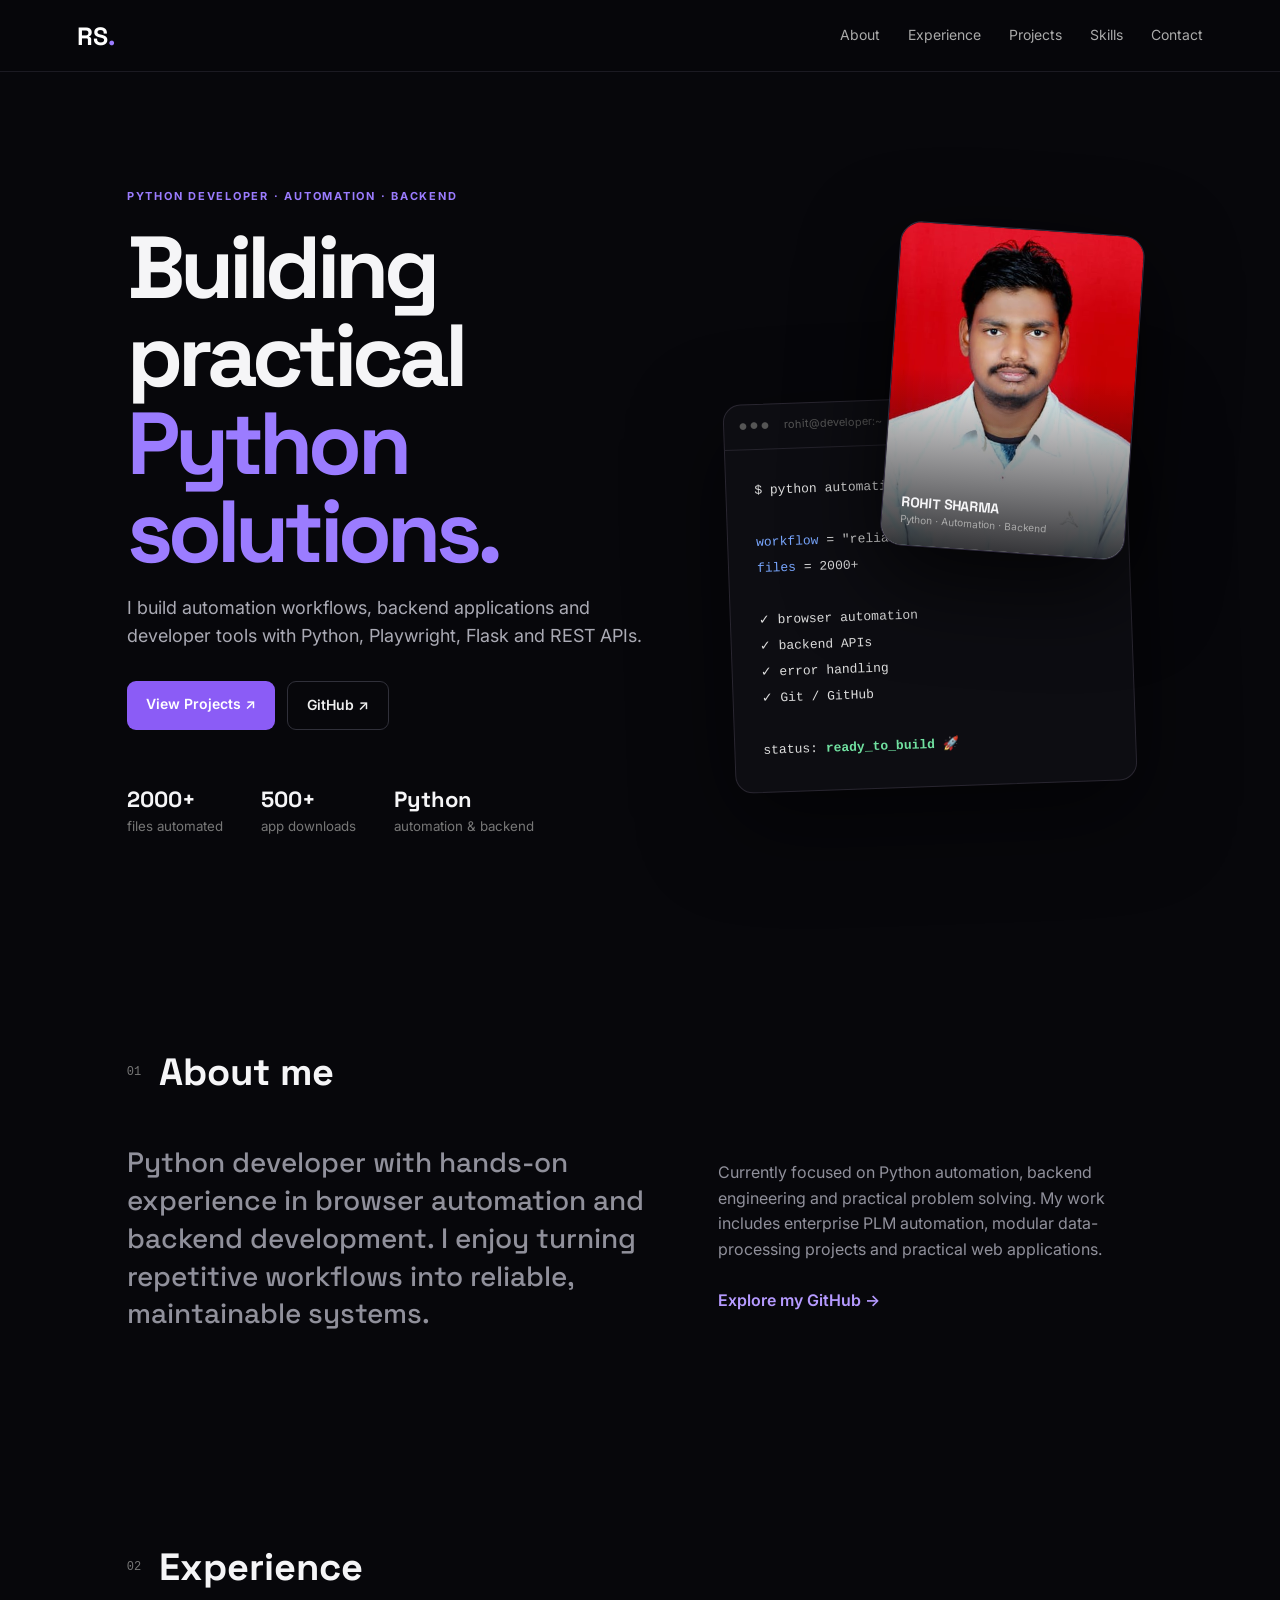
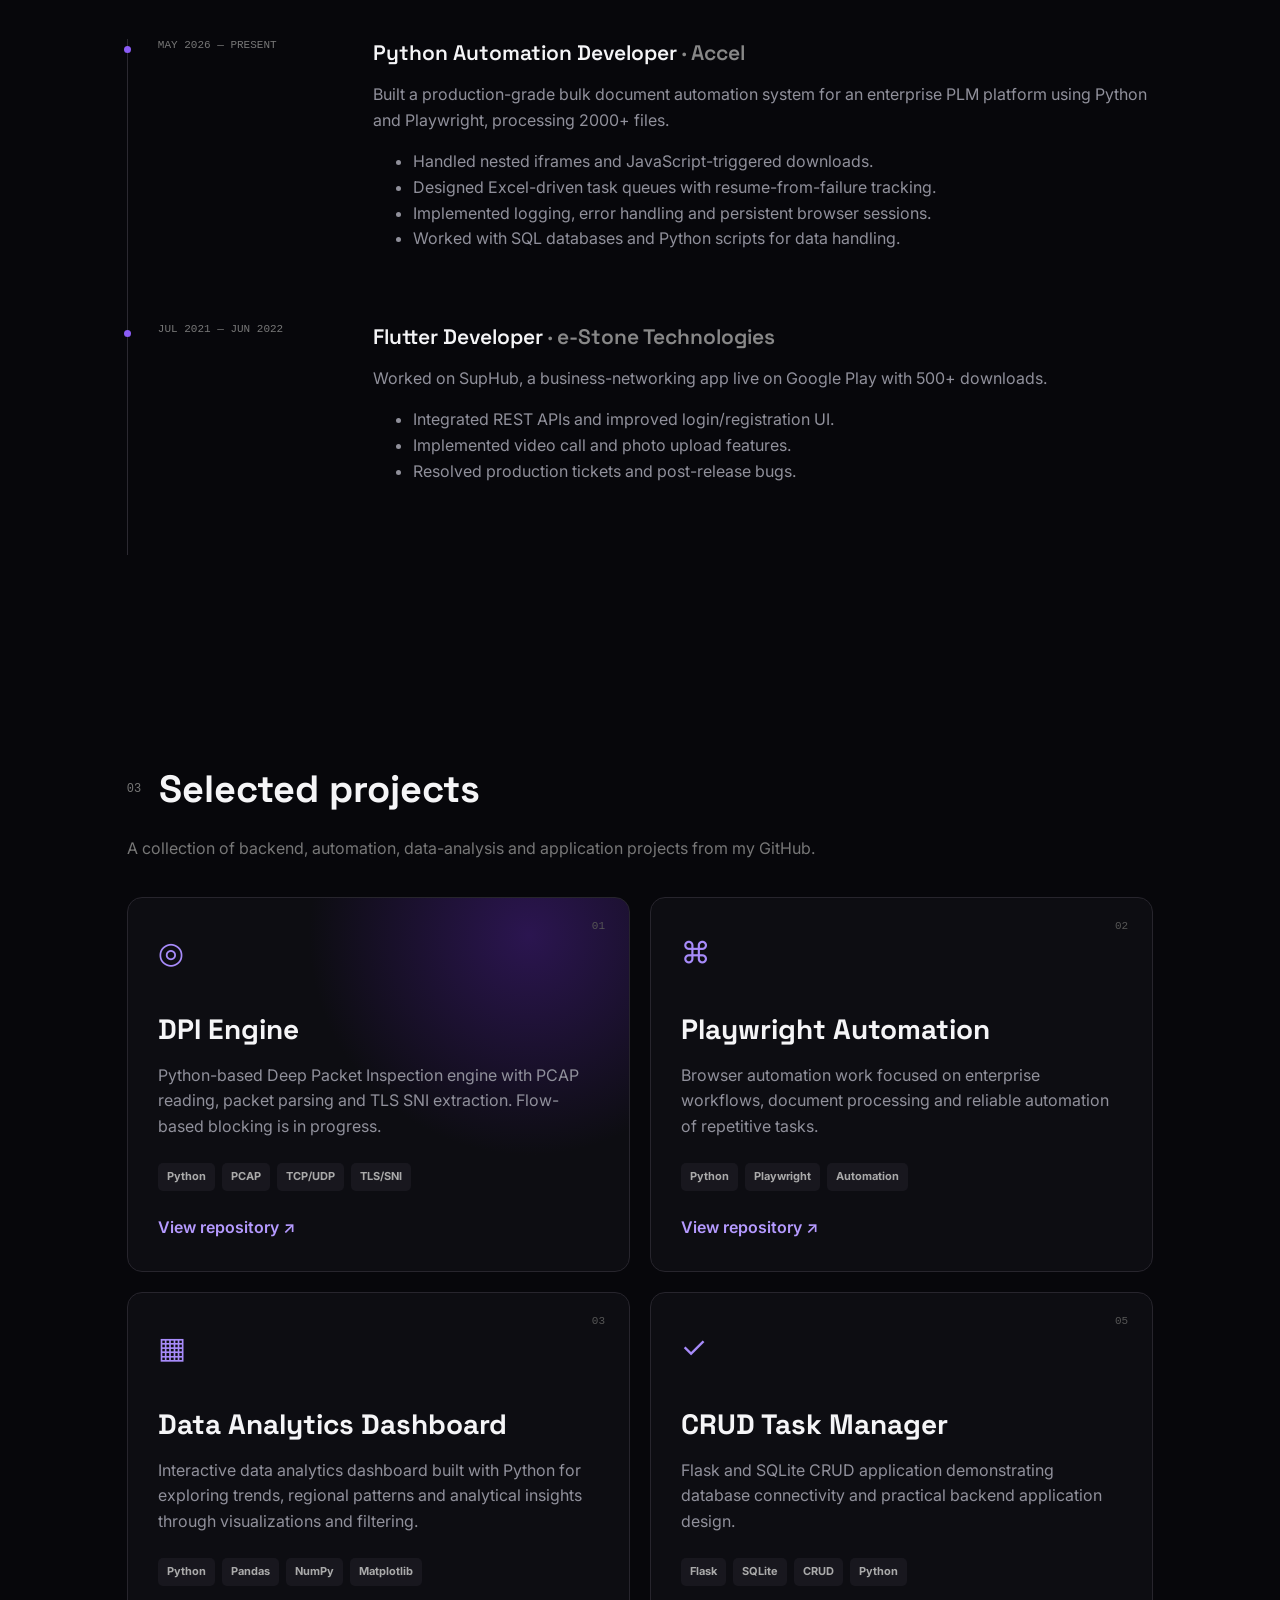
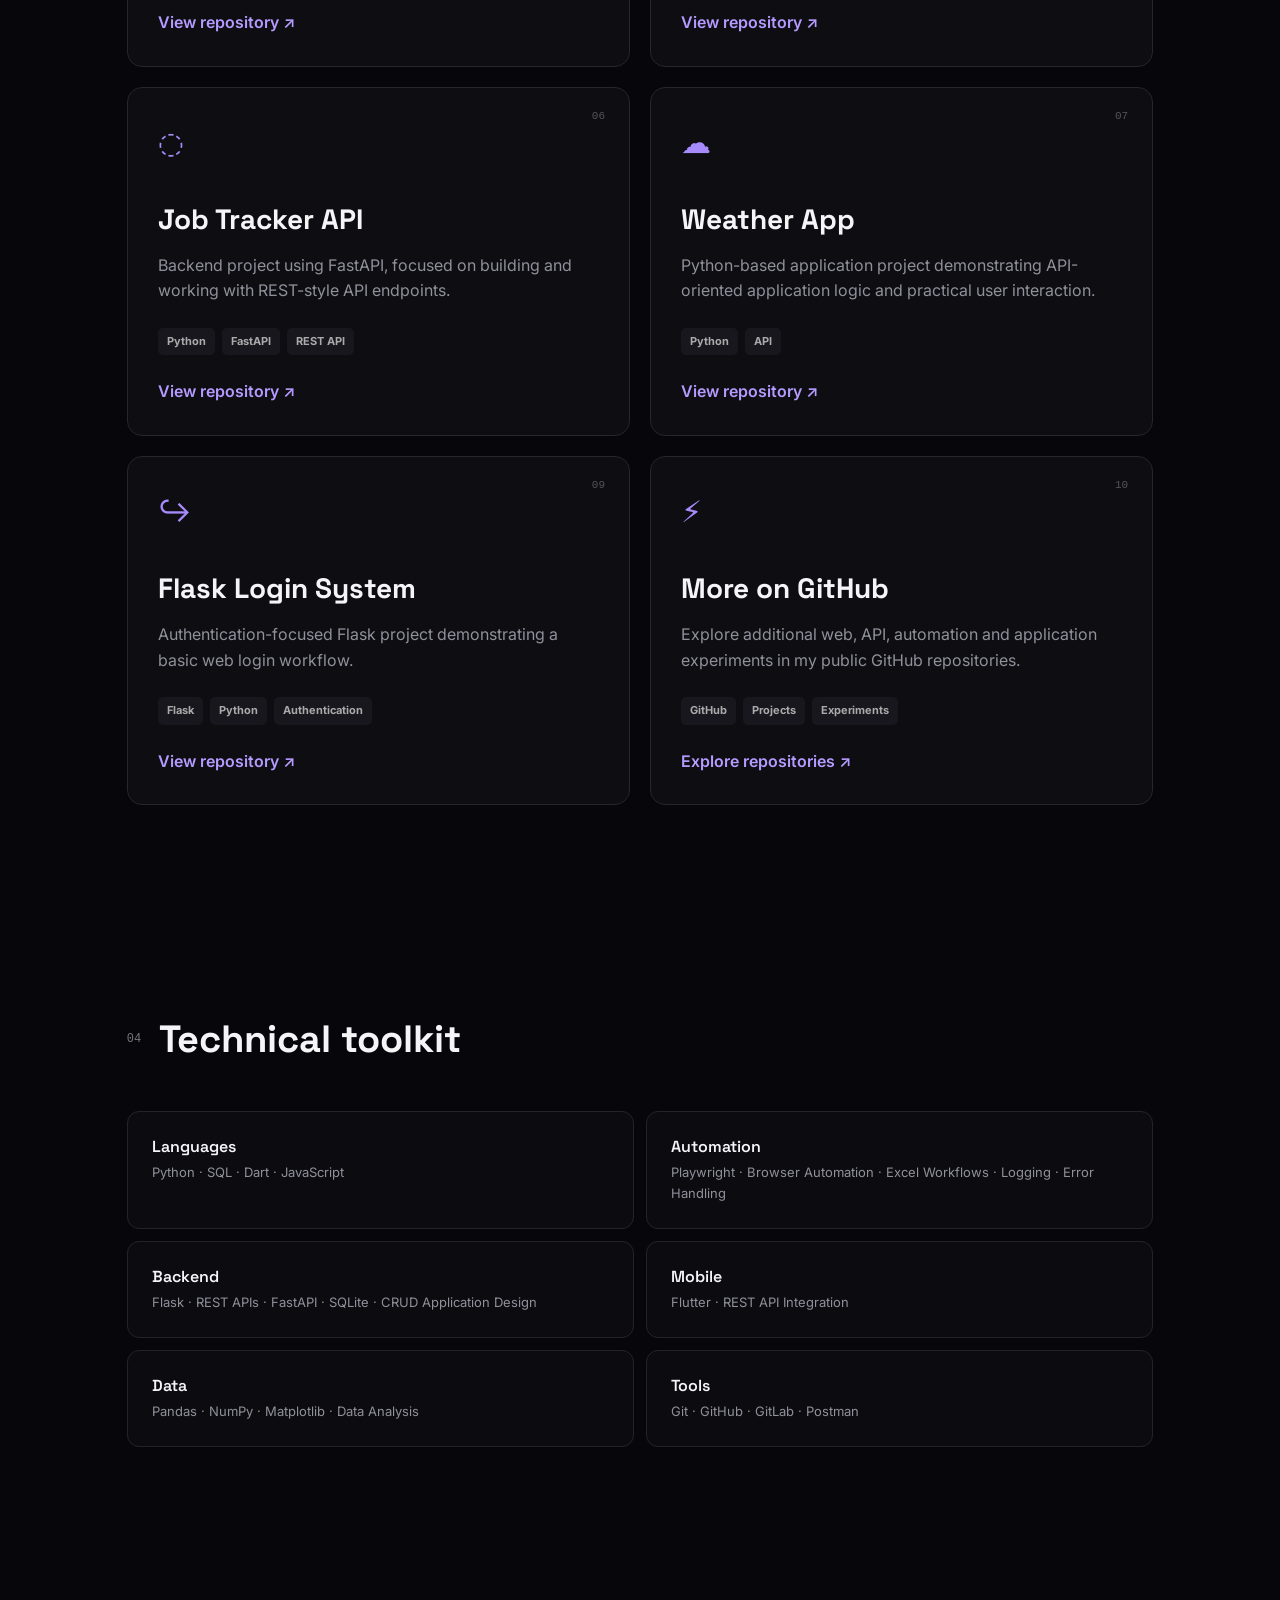
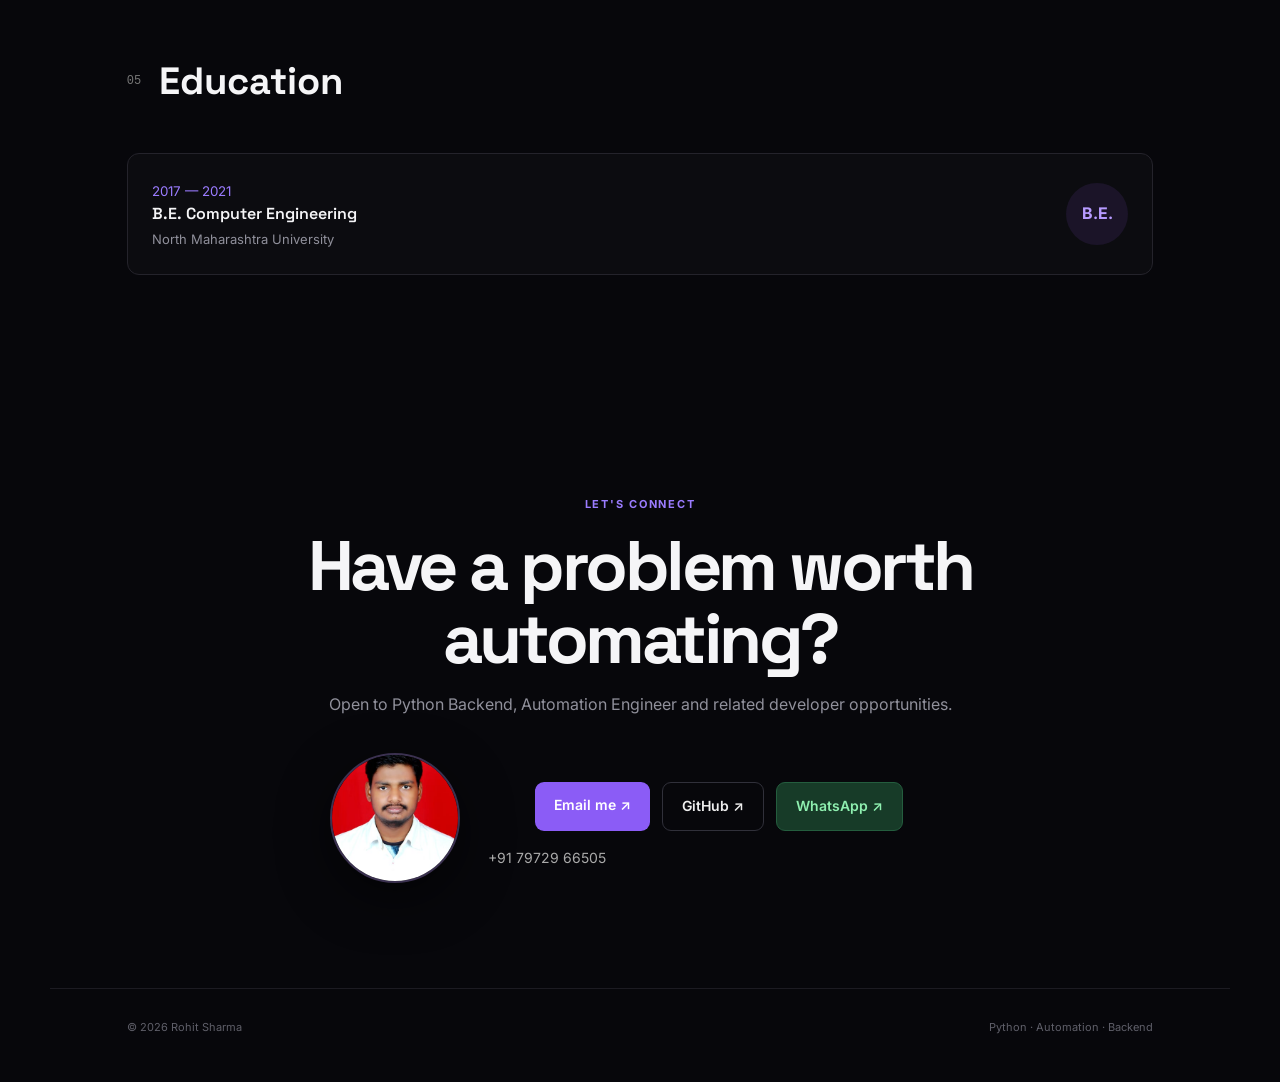
<file: index.html>
<!doctype html>
<html lang="en">
<head>
  <meta charset="utf-8">
  <meta name="viewport" content="width=device-width,initial-scale=1">
  <meta name="description" content="Rohit Sharma — Python Developer, Automation & Backend Engineer">
  <title>Rohit Sharma | Python Developer</title>
  <link rel="preconnect" href="https://fonts.googleapis.com">
  <link rel="preconnect" href="https://fonts.gstatic.com" crossorigin>
  <link href="https://fonts.googleapis.com/css2?family=Inter:wght@400;500;600;700;800&family=Space+Grotesk:wght@500;600;700&display=swap" rel="stylesheet">
  <link rel="stylesheet" href="style.css">
</head>

<body>
<header class="nav">
  <a class="brand" href="#home">RS<span>.</span></a>
  <button class="menu" aria-label="Open menu">☰</button>
  <nav id="nav">
    <a href="#about">About</a>
    <a href="#experience">Experience</a>
    <a href="#projects">Projects</a>
    <a href="#skills">Skills</a>
    <a href="#contact">Contact</a>
  </nav>
</header>

<main>
<section id="home" class="hero">
  <div class="hero-copy">
    <p class="eyebrow">PYTHON DEVELOPER · AUTOMATION · BACKEND</p>
    <h1>Building practical<br><span>Python solutions.</span></h1>
    <p class="lead">I build automation workflows, backend applications and developer tools with Python, Playwright, Flask and REST APIs.</p>

    <div class="cta">
      <a class="btn primary" href="#projects">View Projects ↗</a>
      <a class="btn ghost" href="https://github.com/rohit254253-max" target="_blank" rel="noopener">GitHub ↗</a>
    </div>

    <div class="stats">
      <div><b>2000+</b><small>files automated</small></div>
      <div><b>500+</b><small>app downloads</small></div>
      <div><b>Python</b><small>automation & backend</small></div>
    </div>
  </div>

  <div class="hero-side">
    <div class="profile-card">
      <div class="profile-glow"></div>
      <img src="rohit1.jpeg" alt="Rohit Sharma">
      <div class="profile-caption">
        <span>ROHIT SHARMA</span>
        <small>Python · Automation · Backend</small>
      </div>
    </div>

    <div class="terminal">
      <div class="dots">● ● ● <span>rohit@developer:~</span></div>
      <pre>$ python automation.py

<span>workflow</span> = "reliable"
<span>files</span> = 2000+

✓ browser automation
✓ backend APIs
✓ error handling
✓ Git / GitHub

status: <strong>ready_to_build</strong> 🚀</pre>
    </div>
  </div>
</section>

<section id="about" class="section">
  <div class="head"><i>01</i><h2>About me</h2></div>
  <div class="two">
    <p class="big">Python developer with hands-on experience in browser automation and backend development. I enjoy turning repetitive workflows into reliable, maintainable systems.</p>
    <p class="muted">Currently focused on Python automation, backend engineering and practical problem solving. My work includes enterprise PLM automation, modular data-processing projects and practical web applications.<br><br>
      <a href="https://github.com/rohit254253-max" target="_blank" rel="noopener">Explore my GitHub →</a>
    </p>
  </div>
</section>

<section id="experience" class="section">
  <div class="head"><i>02</i><h2>Experience</h2></div>
  <div class="timeline">
    <article>
      <small>MAY 2026 — PRESENT</small>
      <div>
        <h3>Python Automation Developer <em>· Accel</em></h3>
        <p>Built a production-grade bulk document automation system for an enterprise PLM platform using Python and Playwright, processing 2000+ files.</p>
        <ul>
          <li>Handled nested iframes and JavaScript-triggered downloads.</li>
          <li>Designed Excel-driven task queues with resume-from-failure tracking.</li>
          <li>Implemented logging, error handling and persistent browser sessions.</li>
          <li>Worked with SQL databases and Python scripts for data handling.</li>
        </ul>
      </div>
    </article>

    <article>
      <small>JUL 2021 — JUN 2022</small>
      <div>
        <h3>Flutter Developer <em>· e-Stone Technologies</em></h3>
        <p>Worked on SupHub, a business-networking app live on Google Play with 500+ downloads.</p>
        <ul>
          <li>Integrated REST APIs and improved login/registration UI.</li>
          <li>Implemented video call and photo upload features.</li>
          <li>Resolved production tickets and post-release bugs.</li>
        </ul>
      </div>
    </article>
  </div>
</section>

<section id="projects" class="section">
  <div class="head"><i>03</i><h2>Selected projects</h2></div>
  <p class="section-intro">A collection of backend, automation, data-analysis and application projects from my GitHub.</p>

  <div class="cards">
    <article class="card featured">
      <label>01</label><div class="icon">◎</div>
      <h3>DPI Engine</h3>
      <p>Python-based Deep Packet Inspection engine with PCAP reading, packet parsing and TLS SNI extraction. Flow-based blocking is in progress.</p>
      <div class="tags"><b>Python</b><b>PCAP</b><b>TCP/UDP</b><b>TLS/SNI</b></div>
      <a href="https://github.com/rohit254253-max/dpi-engine" target="_blank" rel="noopener">View repository ↗</a>
    </article>

    <article class="card">
      <label>02</label><div class="icon">⌘</div>
      <h3>Playwright Automation</h3>
      <p>Browser automation work focused on enterprise workflows, document processing and reliable automation of repetitive tasks.</p>
      <div class="tags"><b>Python</b><b>Playwright</b><b>Automation</b></div>
      <a href="https://github.com/rohit254253-max/automation-project-playwright" target="_blank" rel="noopener">View repository ↗</a>
    </article>

    <article class="card">
      <label>03</label><div class="icon">▦</div>
      <h3>Data Analytics Dashboard</h3>
      <p>Interactive data analytics dashboard built with Python for exploring trends, regional patterns and analytical insights through visualizations and filtering.</p>
      <div class="tags"><b>Python</b><b>Pandas</b><b>NumPy</b><b>Matplotlib</b></div>
      <a href="https://github.com/rohit254253-max/Terrorism-Analysis-Dashboard" target="_blank" rel="noopener">View repository ↗</a>
    </article>

    <article class="card">
      <label>05</label><div class="icon">✓</div>
      <h3>CRUD Task Manager</h3>
      <p>Flask and SQLite CRUD application demonstrating database connectivity and practical backend application design.</p>
      <div class="tags"><b>Flask</b><b>SQLite</b><b>CRUD</b><b>Python</b></div>
      <a href="https://github.com/rohit254253-max/crud-task-manager" target="_blank" rel="noopener">View repository ↗</a>
    </article>

    <article class="card">
      <label>06</label><div class="icon">◌</div>
      <h3>Job Tracker API</h3>
      <p>Backend project using FastAPI, focused on building and working with REST-style API endpoints.</p>
      <div class="tags"><b>Python</b><b>FastAPI</b><b>REST API</b></div>
      <a href="https://github.com/rohit254253-max/job-tracker-api" target="_blank" rel="noopener">View repository ↗</a>
    </article>

    <article class="card">
      <label>07</label><div class="icon">☁</div>
      <h3>Weather App</h3>
      <p>Python-based application project demonstrating API-oriented application logic and practical user interaction.</p>
      <div class="tags"><b>Python</b><b>API</b></div>
      <a href="https://github.com/rohit254253-max/weather-app" target="_blank" rel="noopener">View repository ↗</a>
    </article>

    <article class="card">
      <label>09</label><div class="icon">↪</div>
      <h3>Flask Login System</h3>
      <p>Authentication-focused Flask project demonstrating a basic web login workflow.</p>
      <div class="tags"><b>Flask</b><b>Python</b><b>Authentication</b></div>
      <a href="https://github.com/rohit254253-max/flask-login-system" target="_blank" rel="noopener">View repository ↗</a>
    </article>

    <article class="card">
      <label>10</label><div class="icon">⚡</div>
      <h3>More on GitHub</h3>
      <p>Explore additional web, API, automation and application experiments in my public GitHub repositories.</p>
      <div class="tags"><b>GitHub</b><b>Projects</b><b>Experiments</b></div>
      <a href="https://github.com/rohit254253-max?tab=repositories" target="_blank" rel="noopener">Explore repositories ↗</a>
    </article>
  </div>
</section>

<section id="skills" class="section">
  <div class="head"><i>04</i><h2>Technical toolkit</h2></div>
  <div class="skills">
    <div><h3>Languages</h3><p>Python · SQL · Dart · JavaScript</p></div>
    <div><h3>Automation</h3><p>Playwright · Browser Automation · Excel Workflows · Logging · Error Handling</p></div>
    <div><h3>Backend</h3><p>Flask · REST APIs · FastAPI · SQLite · CRUD Application Design</p></div>
    <div><h3>Mobile</h3><p>Flutter · REST API Integration</p></div>
    <div><h3>Data</h3><p>Pandas · NumPy · Matplotlib · Data Analysis</p></div>
    <div><h3>Tools</h3><p>Git · GitHub · GitLab · Postman</p></div>
  </div>
</section>

<section class="section">
  <div class="head"><i>05</i><h2>Education</h2></div>
  <div class="edu">
    <div><small>2017 — 2021</small><h3>B.E. Computer Engineering</h3><p>North Maharashtra University</p></div>
    <strong>B.E.</strong>
  </div>
</section>

<section id="contact" class="contact section">
  <p class="eyebrow">LET'S CONNECT</p>
  <h2>Have a problem worth automating?</h2>
  <p>Open to Python Backend, Automation Engineer and related developer opportunities.</p>
  <div class="contact-grid">
    <div class="contact-photo">
      <img src="rohit1.jpeg" alt="Rohit Sharma">
    </div>
    <div>
      <div class="cta">
        <a class="btn primary" href="mailto:rohit254253@gmail.com">Email me ↗</a>
        <a class="btn ghost" href="https://github.com/rohit254253-max" target="_blank" rel="noopener">GitHub ↗</a>
        <a class="btn whatsapp" href="https://wa.me/917972966505" target="_blank" rel="noopener">WhatsApp ↗</a>
      </div>
      <p class="phone">+91 79729 66505</p>
    </div>
  </div>
</section>
</main>

<footer>
  <span>© 2026 Rohit Sharma</span>
  <span>Python · Automation · Backend</span>
</footer>

<script>
document.querySelector('.menu').onclick=()=>document.querySelector('#nav').classList.toggle('open');
document.querySelectorAll('#nav a').forEach(a=>a.onclick=()=>document.querySelector('#nav').classList.remove('open'));
</script>
</body>
</html>
</file>
<file: style.css>
*{box-sizing:border-box}
html{scroll-behavior:smooth}
body{margin:0;background:#07070b;color:#f5f5f7;font:16px/1.6 Inter,system-ui,sans-serif}
.nav{height:72px;position:sticky;top:0;z-index:9;display:flex;align-items:center;justify-content:space-between;padding:0 6vw;background:#07070bdd;backdrop-filter:blur(18px);border-bottom:1px solid #1b1a22}
.brand{font:700 25px 'Space Grotesk';color:#fff;text-decoration:none}.brand span,.hero h1 span{color:#9b7cff}
.nav nav{display:flex;gap:28px}.nav nav a{color:#aaa;text-decoration:none;font-size:14px}.nav nav a:hover{color:#fff}
.menu{display:none;background:none;border:0;color:#fff;font-size:24px}
.hero,.section{max-width:1180px;margin:auto;padding:105px 6vw}
.hero{min-height:calc(100vh - 72px);display:grid;grid-template-columns:1.08fr .92fr;gap:55px;align-items:center}
.hero-copy{position:relative;z-index:2}.eyebrow{color:#9b7cff;letter-spacing:.16em;font-size:11px;font-weight:700}
.hero h1{font:700 clamp(52px,7vw,88px)/1 'Space Grotesk';letter-spacing:-.055em;margin:18px 0}
.lead{color:#aaaab4;max-width:650px;font-size:18px}.cta{display:flex;gap:12px;flex-wrap:wrap;margin-top:30px}
.btn{padding:12px 19px;border-radius:9px;text-decoration:none;font-weight:600;font-size:14px;display:inline-block}
.primary{background:#8b5cf6;color:#fff}.ghost{border:1px solid #30303a;color:#eee}.whatsapp{background:#173b28;color:#8ff0b0;border:1px solid #245d3e}
.stats{display:flex;gap:38px;margin-top:55px}.stats b{display:block;font:700 22px 'Space Grotesk'}.stats small{color:#777}
.hero-side{position:relative;min-height:540px;display:flex;align-items:center;justify-content:center}
.profile-card{position:absolute;top:0;right:4%;width:245px;height:325px;border:1px solid #322d40;border-radius:22px;overflow:hidden;background:#101016;box-shadow:0 30px 90px #000b;transform:rotate(4deg);z-index:2}
.profile-card img{width:100%;height:100%;object-fit:cover;object-position:center top;opacity:.95}
.profile-glow{position:absolute;inset:0;background:linear-gradient(180deg,transparent 45%,#07070bcc 100%);z-index:1}
.profile-caption{position:absolute;z-index:2;bottom:18px;left:18px;display:flex;flex-direction:column}.profile-caption span{font:700 14px 'Space Grotesk'}.profile-caption small{color:#aaa;font-size:10px}
.terminal{width:90%;margin-top:170px;border:1px solid #292630;background:#0d0d12;border-radius:18px;box-shadow:0 30px 90px #0008;transform:rotate(-2deg);overflow:hidden}
.dots{height:45px;padding:12px 15px;color:#555;font-size:9px;border-bottom:1px solid #25232c}.dots span{margin-left:12px;font-size:11px}
.terminal pre{padding:28px;min-height:310px;margin:0;color:#ddd;font:13px/2 Consolas,monospace}.terminal pre span{color:#79a7ff}.terminal strong{color:#70e0a0}
.head{display:flex;align-items:center;gap:18px;margin-bottom:48px}.head i{font:12px monospace;color:#777;font-style:normal}.head h2{font:700 38px 'Space Grotesk';margin:0}
.two{display:grid;grid-template-columns:1.1fr .9fr;gap:60px}.big{font:500 28px/1.35 'Space Grotesk';margin:0}.muted,p,li{color:#90909b}.muted a,.card a{color:#b59aff;text-decoration:none;font-weight:600}
.timeline{border-left:1px solid #2b2931}.timeline article{display:grid;grid-template-columns:180px 1fr;gap:35px;padding:0 0 55px 30px;position:relative}.timeline article:before{content:'';position:absolute;left:-4px;top:7px;width:7px;height:7px;background:#8b5cf6;border-radius:50%}.timeline small{color:#777;font:11px monospace}.timeline h3{margin:0 0 8px;font:600 21px 'Space Grotesk'}.timeline em{font-style:normal;color:#888}
.section-intro{max-width:700px;margin:-25px 0 35px;color:#777}
.cards{display:grid;grid-template-columns:repeat(2,1fr);gap:20px}
.card{min-height:330px;padding:30px;border:1px solid #27252d;border-radius:15px;background:#0d0d12;position:relative;transition:.25s;overflow:hidden}
.card:hover{transform:translateY(-6px);border-color:#4b3a72;box-shadow:0 18px 50px #0007}
.featured{background:radial-gradient(circle at 80% 10%,#2b1550,#0d0d12 42%)}
.card label{position:absolute;right:24px;top:22px;color:#555;font:11px monospace}.icon{font-size:30px;color:#a78bfa}
.card h3{font:700 28px 'Space Grotesk';margin:35px 0 8px}.tags{display:flex;gap:7px;flex-wrap:wrap;margin:24px 0}.tags b{padding:5px 9px;border-radius:5px;background:#18171e;color:#aaa;font-size:11px}
.skills{display:grid;grid-template-columns:repeat(2,1fr);gap:12px}.skills div,.edu{padding:24px;border:1px solid #24232b;border-radius:12px;background:#0c0c10}
.skills h3,.edu h3{margin:0 0 5px;font:600 16px 'Space Grotesk'}.skills p,.edu p{margin:0;font-size:13px}
.edu{display:flex;justify-content:space-between;align-items:center}.edu small{color:#9b7cff}.edu strong{width:62px;height:62px;border-radius:50%;display:grid;place-items:center;background:#1b1428;color:#b79bff}
.contact{text-align:center;max-width:900px}.contact h2{font:700 clamp(40px,6vw,70px)/1.05 'Space Grotesk';letter-spacing:-.05em;margin:15px 0}.contact .cta{justify-content:center}
.contact-grid{display:grid;grid-template-columns:130px 1fr;gap:28px;align-items:center;max-width:620px;margin:35px auto 0;text-align:left}.contact-photo{width:130px;height:130px;border-radius:50%;overflow:hidden;border:2px solid #3b3150;box-shadow:0 15px 50px #0008}.contact-photo img{width:100%;height:100%;object-fit:cover}.phone{color:#aaa;font-size:14px;margin-top:16px}
footer{max-width:1180px;margin:auto;padding:30px 6vw 45px;border-top:1px solid #1c1b22;color:#5f5f69;font-size:11px;display:flex;justify-content:space-between}
@media(max-width:800px){
.menu{display:block}.nav nav{display:none;position:absolute;top:72px;left:0;right:0;background:#09090d;padding:18px 5vw;flex-direction:column}.nav nav.open{display:flex}
.hero{grid-template-columns:1fr;padding-top:70px}.hero h1{font-size:56px}.hero,.section{padding-left:5vw;padding-right:5vw}
.hero-side{min-height:500px}.profile-card{right:3%;width:190px;height:260px}.terminal{width:96%;margin-top:150px}
.two,.cards,.skills{grid-template-columns:1fr}.timeline article{grid-template-columns:1fr;gap:10px}.stats{flex-wrap:wrap;gap:20px}
.contact-grid{grid-template-columns:1fr;text-align:center}.contact-photo{margin:auto}.contact .cta{justify-content:center}
footer{flex-direction:column;gap:8px}
}
</file>
